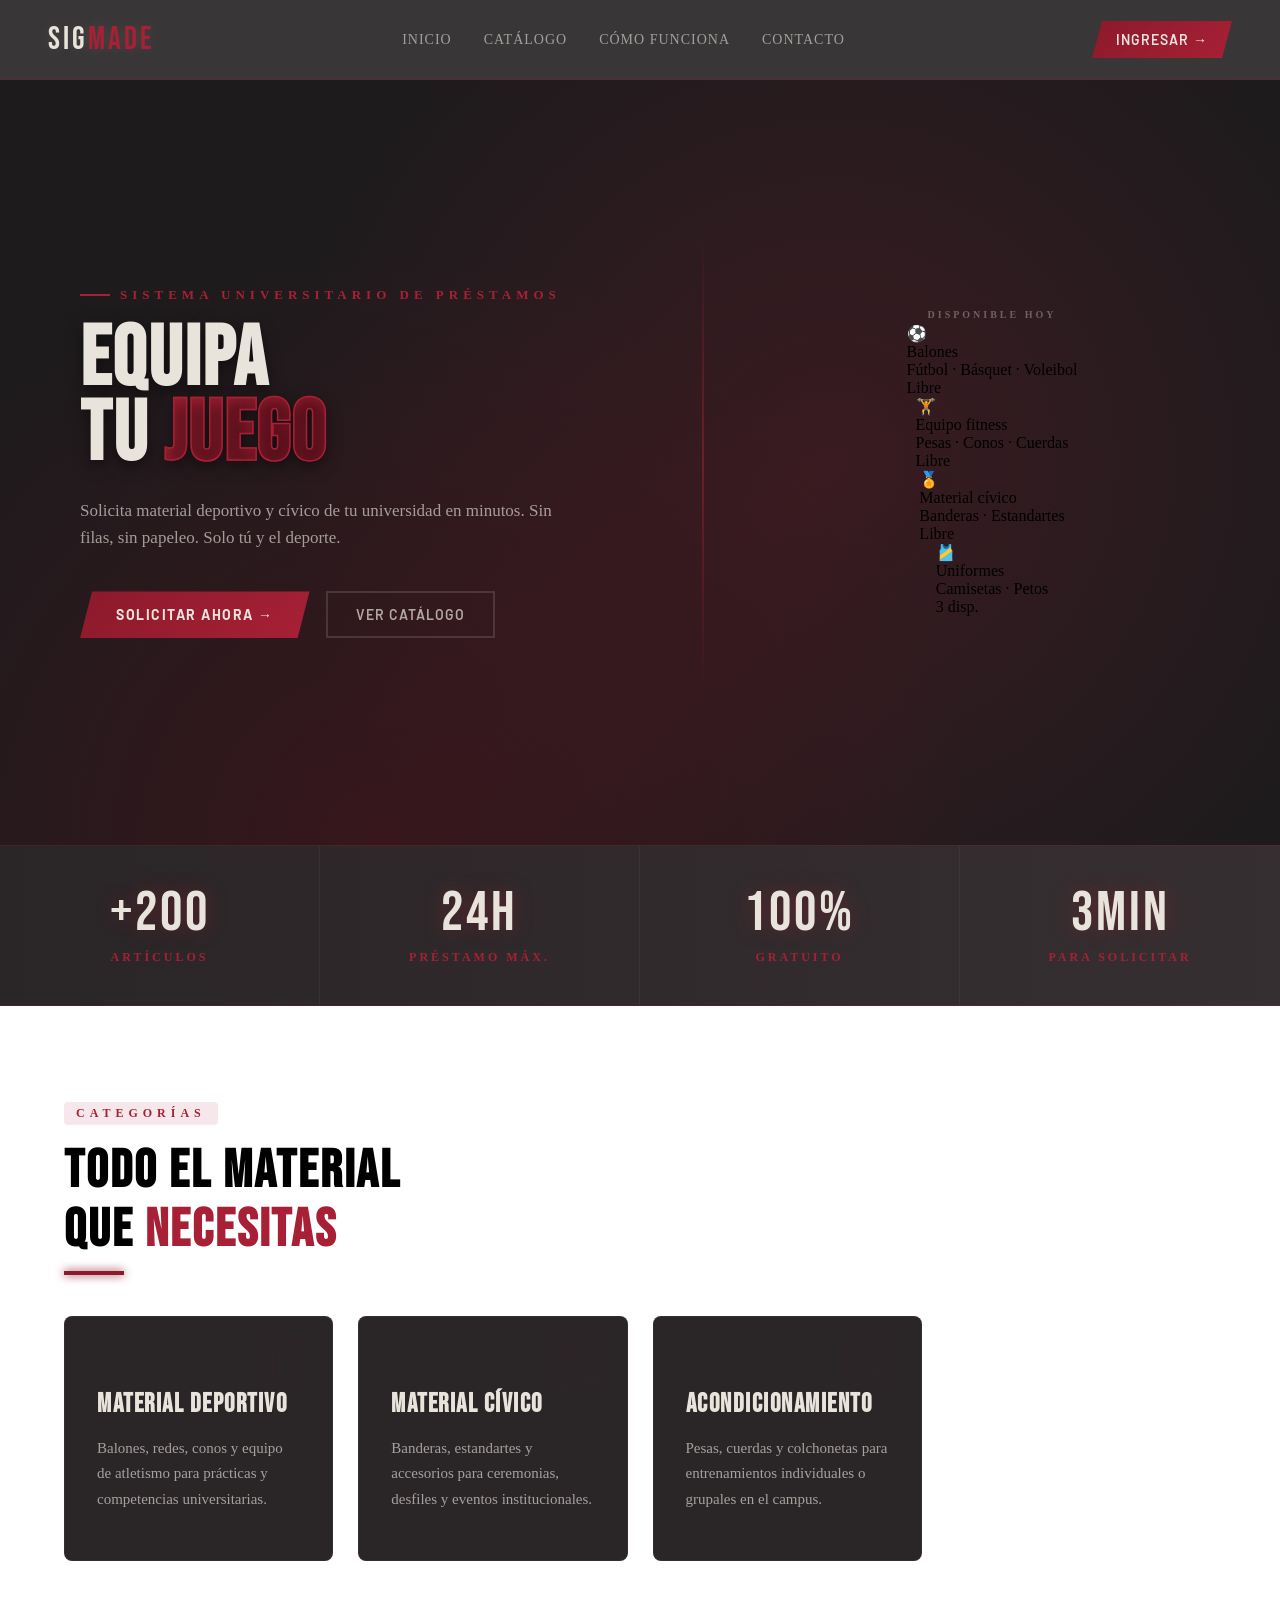
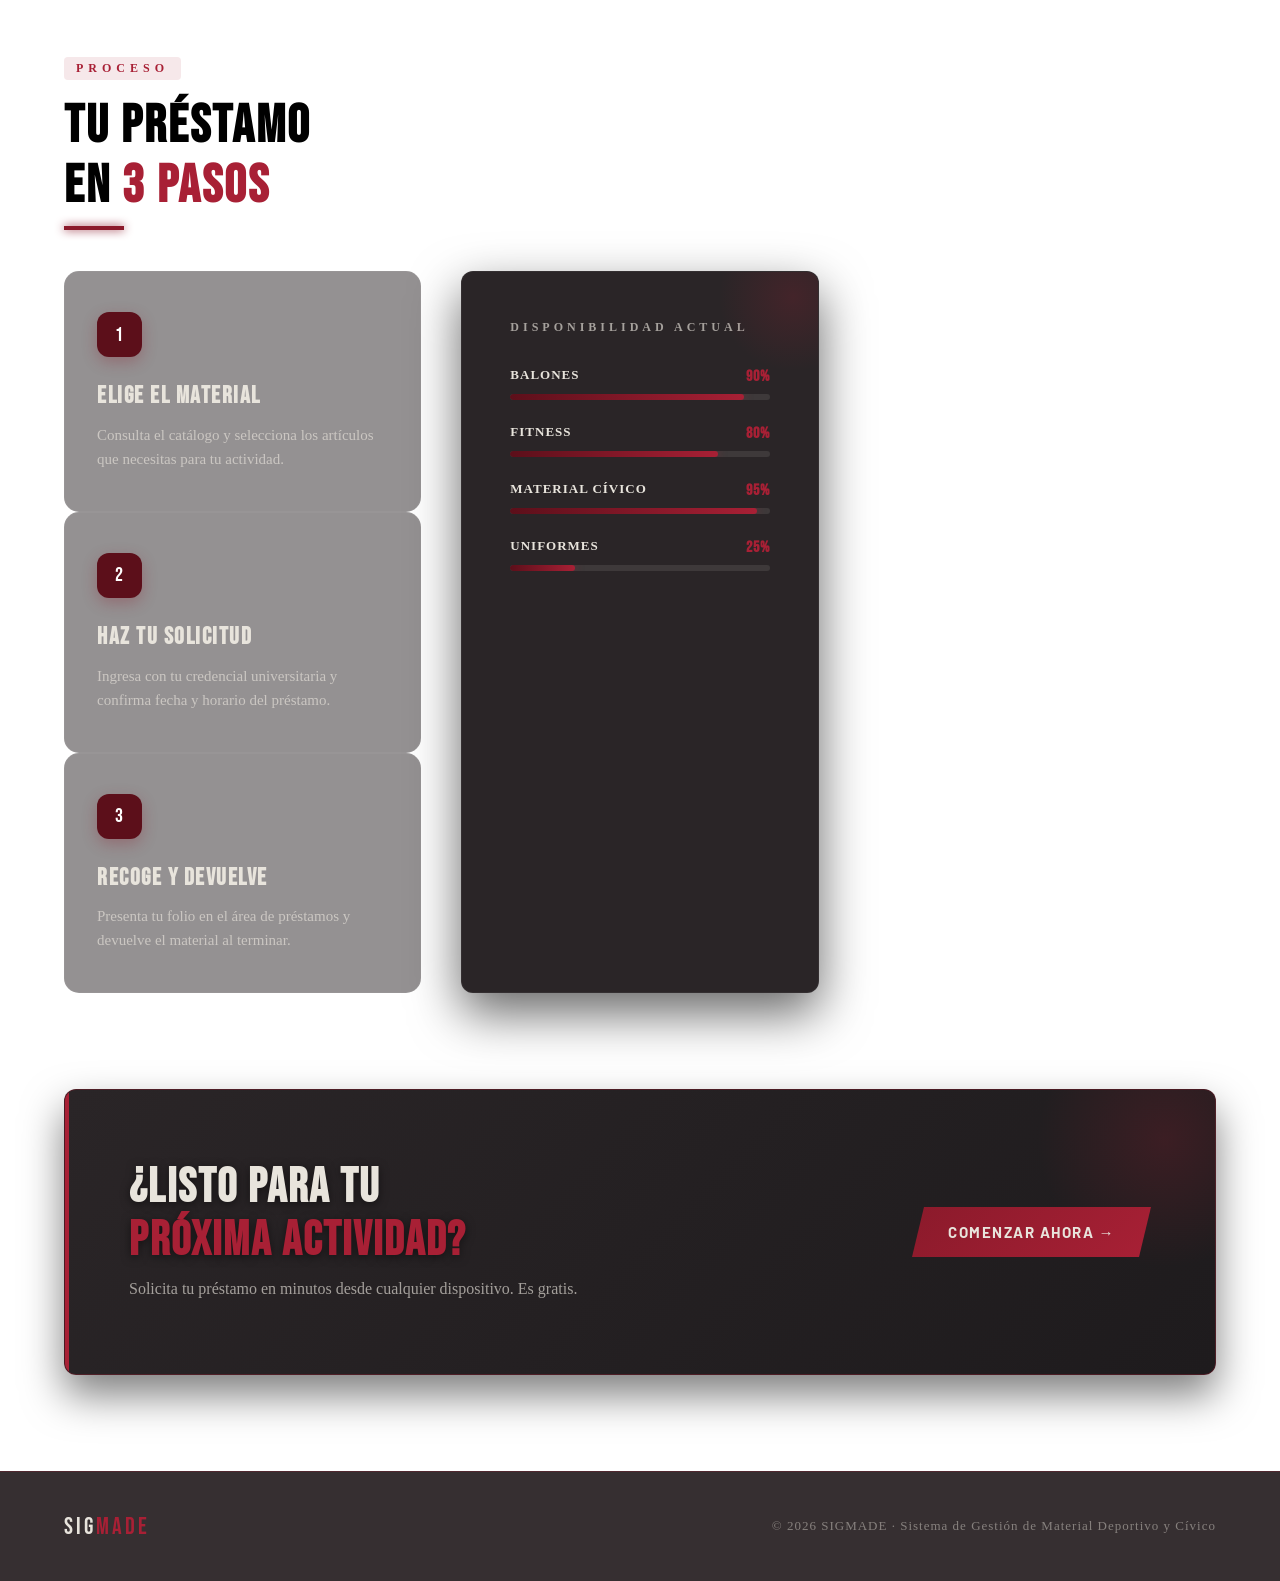
<file: index.html>
<!DOCTYPE html>
<html lang="es">

<head>
    <meta charset="UTF-8">
    <meta name="viewport" content="width=device-width, initial-scale=1.0">
    <title>Document</title>
    <link rel="stylesheet" href="css/cssNuevo.css">
</head>

<body>

</body>

</html>


<div class="sg">

    <nav class="sg-nav">
        <div class="sg-nav-logo">SIG<span>MADE</span></div>
        <div class="sg-nav-links">
            <a href="#">Inicio</a>
            <a href="#">Catálogo</a>
            <a href="#">Cómo funciona</a>
            <a href="#">Contacto</a>
        </div>
        <button class="sg-nav-btn" onclick="sendPrompt('Ingresar a SIGMADE')">Ingresar →</button>
    </nav>

    <section class="sg-hero">
        <div class="sg-hero-bg"></div>
        <div class="sg-hero-left">
            <div class="sg-eyebrow">Sistema universitario de préstamos</div>
            <h1>EQUIPA<br>TU <em>JUEGO</em></h1>
            <p>Solicita material deportivo y cívico de tu universidad en minutos. Sin filas, sin papeleo. Solo tú y el
                deporte.</p>
            <div class="sg-btn-row">
                <button class="sg-btn-p" onclick="sendPrompt('Solicitar préstamo en SIGMADE')">Solicitar ahora
                    →</button>
                <button class="sg-btn-s" onclick="sendPrompt('Ver catálogo SIGMADE')">Ver catálogo</button>
            </div>
        </div>
        <div class="sg-hero-right">
            <div
                style="font-size:10px;font-weight:700;letter-spacing:3px;text-transform:uppercase;color:rgba(232,228,220,0.35);margin-bottom:4px;">
                Disponible hoy</div>
            <div class="sg-item">
                <div class="sg-item-icon">⚽</div>
                <div>
                    <div class="sg-item-name">Balones</div>
                    <div class="sg-item-sub">Fútbol · Básquet · Voleibol</div>
                </div>
                <div class="sg-item-tag ok">Libre</div>
            </div>
            <div class="sg-item">
                <div class="sg-item-icon">🏋️</div>
                <div>
                    <div class="sg-item-name">Equipo fitness</div>
                    <div class="sg-item-sub">Pesas · Conos · Cuerdas</div>
                </div>
                <div class="sg-item-tag ok">Libre</div>
            </div>
            <div class="sg-item">
                <div class="sg-item-icon">🏅</div>
                <div>
                    <div class="sg-item-name">Material cívico</div>
                    <div class="sg-item-sub">Banderas · Estandartes</div>
                </div>
                <div class="sg-item-tag ok">Libre</div>
            </div>
            <div class="sg-item">
                <div class="sg-item-icon">🎽</div>
                <div>
                    <div class="sg-item-name">Uniformes</div>
                    <div class="sg-item-sub">Camisetas · Petos</div>
                </div>
                <div class="sg-item-tag">3 disp.</div>
            </div>
        </div>
    </section>

    <div class="sg-stats">
        <div class="sg-stat">
            <div class="sg-stat-n">+200</div>
            <div class="sg-stat-l">Artículos</div>
        </div>
        <div class="sg-stat">
            <div class="sg-stat-n">24H</div>
            <div class="sg-stat-l">Préstamo máx.</div>
        </div>
        <div class="sg-stat">
            <div class="sg-stat-n">100%</div>
            <div class="sg-stat-l">Gratuito</div>
        </div>
        <div class="sg-stat">
            <div class="sg-stat-n">3MIN</div>
            <div class="sg-stat-l">Para solicitar</div>
        </div>
    </div>

    <section class="sg-section">
        <div class="sg-stag">Categorías</div>
        <h2>TODO EL MATERIAL<br>QUE <em>NECESITAS</em></h2>
        <div class="sg-cards">
            <div class="sg-card">
                <div class="sg-card-num">01</div>
                <h3>Material deportivo</h3>
                <p>Balones, redes, conos y equipo de atletismo para prácticas y competencias universitarias.</p>
            </div>
            <div class="sg-card">
                <div class="sg-card-num">02</div>
                <h3>Material cívico</h3>
                <p>Banderas, estandartes y accesorios para ceremonias, desfiles y eventos institucionales.</p>
            </div>
            <div class="sg-card">
                <div class="sg-card-num">03</div>
                <h3>Acondicionamiento</h3>
                <p>Pesas, cuerdas y colchonetas para entrenamientos individuales o grupales en el campus.</p>
            </div>
        </div>
    </section>

    <section class="sg-section" style="padding-top:0;">
        <div class="sg-stag">Proceso</div>
        <h2>TU PRÉSTAMO<br>EN <em>3 PASOS</em></h2>
        <div class="sg-how">
            <div class="sg-steps">
                <div class="sg-step">
                    <div class="sg-step-num">1</div>
                    <div>
                        <h4>Elige el material</h4>
                        <p>Consulta el catálogo y selecciona los artículos que necesitas para tu actividad.</p>
                    </div>
                </div>
                <div class="sg-step">
                    <div class="sg-step-num">2</div>
                    <div>
                        <h4>Haz tu solicitud</h4>
                        <p>Ingresa con tu credencial universitaria y confirma fecha y horario del préstamo.</p>
                    </div>
                </div>
                <div class="sg-step">
                    <div class="sg-step-num">3</div>
                    <div>
                        <h4>Recoge y devuelve</h4>
                        <p>Presenta tu folio en el área de préstamos y devuelve el material al terminar.</p>
                    </div>
                </div>
            </div>
            <div class="sg-panel">
                <div class="sg-panel-title">Disponibilidad actual</div>
                <div class="sg-prow">
                    <div class="sg-prow-head"><span>Balones</span><span class="sg-pct">90%</span></div>
                    <div class="sg-pbar">
                        <div class="sg-pfill" style="width:90%"></div>
                    </div>
                </div>
                <div class="sg-prow">
                    <div class="sg-prow-head"><span>Fitness</span><span class="sg-pct">80%</span></div>
                    <div class="sg-pbar">
                        <div class="sg-pfill" style="width:80%"></div>
                    </div>
                </div>
                <div class="sg-prow">
                    <div class="sg-prow-head"><span>Material cívico</span><span class="sg-pct">95%</span></div>
                    <div class="sg-pbar">
                        <div class="sg-pfill" style="width:95%"></div>
                    </div>
                </div>
                <div class="sg-prow">
                    <div class="sg-prow-head"><span>Uniformes</span><span class="sg-pct">25%</span></div>
                    <div class="sg-pbar">
                        <div class="sg-pfill" style="width:25%"></div>
                    </div>
                </div>
            </div>
        </div>
    </section>

    <div class="sg-cta">
        <div>
            <h2>¿LISTO PARA TU<br><em>PRÓXIMA ACTIVIDAD?</em></h2>
            <p>Solicita tu préstamo en minutos desde cualquier dispositivo. Es gratis.</p>
        </div>
        <button class="sg-btn-p" style="padding:16px 36px;font-size:15px;white-space:nowrap;"
            onclick="sendPrompt('Registrarme en SIGMADE')">Comenzar ahora →</button>
    </div>

    <footer class="sg-footer">
        <div class="sg-footer-logo">SIG<span>MADE</span></div>
        <div class="sg-footer-copy">© 2026 SIGMADE · Sistema de Gestión de Material Deportivo y Cívico</div>
    </footer>

</div>
</file>
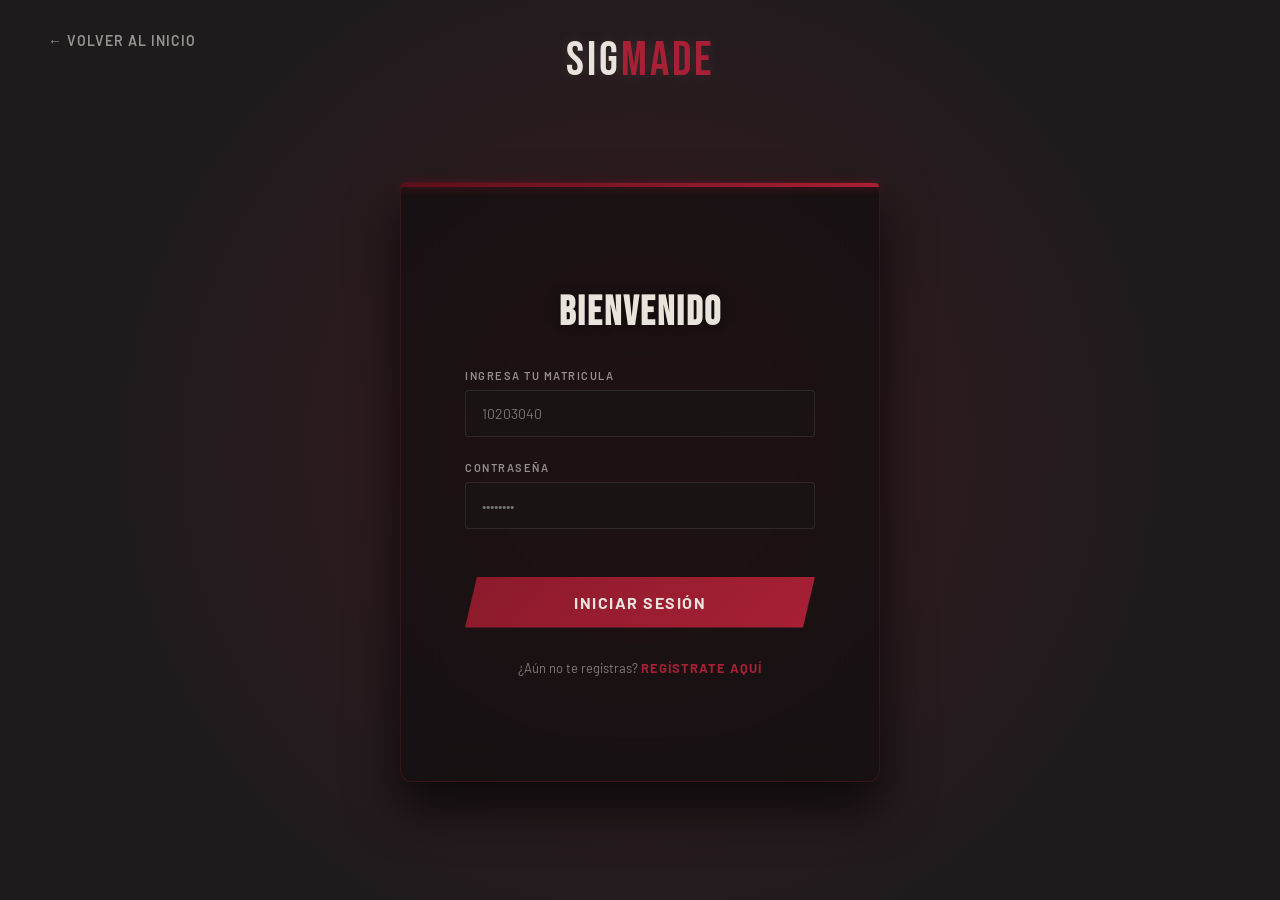
<file: scratch/demo_login.html>
<!DOCTYPE html>
<html lang="es">
<head>
    <meta charset="UTF-8">
    <meta name="viewport" content="width=device-width, initial-scale=1.0">
    <link rel="icon" type="image/png" href="../css/logoSigmade.png">
    <title>SIGMADE - Acceso y Registro</title>
    <link rel="stylesheet" href="../css/cssNuevo.css">
    <link href="https://fonts.googleapis.com/css2?family=Barlow:wght@300;400;500;600;700&family=Bebas+Neue&display=swap" rel="stylesheet">
    <style>
        /* Specific Styles for Premium Login Flip Card */
        body.sg-login-page {
            display: flex;
            align-items: center;
            justify-content: center;
            min-height: 100vh;
            background: var(--dark);
            position: relative;
            overflow: hidden;
            flex-direction: column;
        }

        .sg-login-bg {
            position: absolute;
            inset: 0;
            background: radial-gradient(circle at 50% 50%, rgba(139, 26, 43, 0.25) 0%, var(--dark) 70%);
            z-index: 0;
            animation: pulseGlow 6s infinite alternate;
        }

        .sg-nav-login {
            position: absolute;
            top: 2rem;
            width: 100%;
            display: flex;
            justify-content: center;
            z-index: 10;
            gap: 2rem;
            align-items: center;
        }

        .sg-nav-login .sg-nav-logo {
            font-size: 48px;
        }

        /* Navigating away */
        .sg-back-btn {
            position: absolute;
            top: 2rem;
            left: 3rem;
            color: rgba(232, 228, 220, 0.6);
            text-decoration: none;
            font-size: 14px;
            font-weight: 600;
            text-transform: uppercase;
            letter-spacing: 1px;
            display: flex;
            align-items: center;
            gap: 8px;
            transition: color 0.3s ease;
            z-index: 10;
        }

        .sg-back-btn:hover {
            color: var(--crimson-light);
        }

        .sg-card-wrapper {
            position: relative;
            width: 480px;
            height: 600px;
            perspective: 1500px;
            z-index: 1;
            margin-top: 4rem;
        }

        #flip-toggle {
            display: none;
        }

        .sg-flip-card-inner {
            position: absolute;
            width: 100%;
            height: 100%;
            text-align: center;
            transition: transform 0.8s cubic-bezier(0.175, 0.885, 0.32, 1.275);
            transform-style: preserve-3d;
        }

        #flip-toggle:checked ~ .sg-card-wrapper .sg-flip-card-inner {
            transform: rotateY(180deg);
        }

        .sg-flip-front, .sg-flip-back {
            position: absolute;
            width: 100%;
            height: 100%;
            -webkit-backface-visibility: hidden;
            backface-visibility: hidden;
            background: rgba(14, 12, 12, 0.6);
            backdrop-filter: blur(20px);
            -webkit-backdrop-filter: blur(20px);
            border: 1px solid rgba(139, 26, 43, 0.3);
            border-radius: 12px;
            padding: 3rem 4rem;
            box-shadow: 0 25px 50px rgba(0,0,0,0.7);
            display: flex;
            flex-direction: column;
            justify-content: center;
        }

        .sg-flip-back {
            transform: rotateY(180deg);
            padding: 2.5rem 3rem;
        }

        .sg-flip-front::before, .sg-flip-back::before {
            content: '';
            position: absolute;
            top: 0;
            left: 0;
            width: 100%;
            height: 4px;
            background: linear-gradient(90deg, var(--crimson-dark), var(--crimson-light));
            border-radius: 12px 12px 0 0;
            box-shadow: 0 0 10px rgba(168, 32, 53, 0.5);
        }

        .sg-form-title {
            font-family: 'Bebas Neue', sans-serif;
            font-size: 40px;
            letter-spacing: 2px;
            color: var(--off-white);
            margin-bottom: 2rem;
            text-shadow: 0 0 10px rgba(0,0,0, 0.5);
        }

        .sg-form-group {
            margin-bottom: 1.5rem;
            text-align: left;
        }

        .sg-form-group label {
            display: block;
            font-size: 11px;
            font-weight: 600;
            letter-spacing: 1.5px;
            text-transform: uppercase;
            color: rgba(232, 228, 220, 0.6);
            margin-bottom: 0.5rem;
        }

        .sg-form-group input, .sg-form-group select {
            width: 100%;
            background: rgba(26, 21, 21, 0.8);
            border: 1px solid rgba(232, 228, 220, 0.1);
            color: var(--off-white);
            padding: 14px 16px;
            font-family: 'Barlow', sans-serif;
            font-size: 14px;
            border-radius: 4px;
            outline: none;
            transition: all 0.3s ease;
        }

        .sg-form-group input:focus, .sg-form-group select:focus {
            border-color: var(--crimson-light);
            box-shadow: 0 0 15px rgba(168, 32, 53, 0.4);
            background: rgba(0, 0, 0, 0.9);
        }

        .sg-form-row {
            display: flex;
            gap: 15px;
        }

        .sg-form-row .sg-form-group {
            flex: 1;
        }

        .sg-scroll-form {
            max-height: 380px;
            overflow-y: auto;
            padding-right: 15px;
        }
        
        .sg-scroll-form::-webkit-scrollbar {
            width: 6px;
        }
        .sg-scroll-form::-webkit-scrollbar-track {
            background: rgba(0,0,0,0.2); 
            border-radius: 4px;
        }
        .sg-scroll-form::-webkit-scrollbar-thumb {
            background: var(--crimson-dark); 
            border-radius: 4px;
        }
        .sg-scroll-form::-webkit-scrollbar-thumb:hover {
            background: var(--crimson); 
        }

        .btn-submit-full {
            width: 100%;
            margin-top: 1.5rem;
            font-size: 16px;
            padding: 16px;
        }

        .sg-switch-text {
            margin-top: 2rem;
            font-size: 13px;
            color: rgba(232, 228, 220, 0.5);
        }

        .sg-switch-text label {
            color: var(--crimson-light);
            font-weight: 700;
            cursor: pointer;
            text-transform: uppercase;
            letter-spacing: 1px;
            transition: text-shadow 0.3s ease, color 0.3s ease;
        }

        .sg-switch-text label:hover {
            color: var(--off-white);
            text-shadow: 0 0 10px var(--crimson-light);
        }
    </style>
</head>
<body class="sg sg-login-page">

    <div class="sg-login-bg"></div>

    <a href="demo_index.html" class="sg-back-btn">← Volver al Inicio</a>

    <nav class="sg-nav-login">
        <div class="sg-nav-logo">SIG<span>MADE</span></div>
    </nav>

    <input type="checkbox" id="flip-toggle">

    <main class="sg-card-wrapper">
        <div class="sg-flip-card-inner">
            
            <!-- CONTENEDOR DE INICIAR SESIÓN -->
            <section class="sg-flip-front">
                <h2 class="sg-form-title">Bienvenido</h2>
                <form action="#" method="post" id="formLogin" onsubmit="event.preventDefault();">
                    <div class="sg-form-group">
                        <label for="loginMatri">Ingresa tu Matricula</label>
                        <input type="text" id="loginMatri" name="email" placeholder="10203040" required />
                    </div>

                    <div class="sg-form-group">
                        <label for="loginPassword">Contraseña</label>
                        <input type="password" id="loginPassword" name="password" placeholder="••••••••" required />
                    </div>
                    
                    <button id="login" type="submit" class="sg-btn-p btn-submit-full">Iniciar Sesión</button>
                </form>
                <div class="sg-switch-text">
                    ¿Aún no te registras? <label for="flip-toggle">Regístrate aquí</label>
                </div>
            </section>

            <!-- CONTENEDOR DE REGISTRO -->
            <section class="sg-flip-back">
                <h2 class="sg-form-title">Registro</h2>
                <form id="formUsuarios" onsubmit="event.preventDefault();">
                    <div class="sg-scroll-form">
                        <div class="sg-form-group">
                            <label for="rol">Tipo de usuario</label>
                            <select id="rol" name="rol" required>
                                <option value="">Selecciona</option>
                                <option value="Alumno">Alumno</option>
                                <option value="Docente">Entrenador</option>
                                <option value="Admin">Administrador</option>
                            </select>
                        </div>
                        
                        <div class="sg-form-row">
                            <div class="sg-form-group">
                                <label for="nombre">Nombre(s)</label>
                                <input type="text" id="nombre" name="nombre" placeholder="Escribe tu nombre" required />
                            </div>
                            <div class="sg-form-group">
                                <label for="apellidos">Apellidos</label>
                                <input type="text" id="apellidos" name="apellidos" placeholder="Escribe tus apellidos" required />
                            </div>
                        </div>

                        <div class="sg-form-group">
                            <label for="iden">Matrícula o ID</label>
                            <input type="text" id="iden" name="iden" placeholder="Matricula/Número de trabajador" required />
                        </div>

                        <div class="sg-form-group">
                            <label for="correo">Correo electrónico</label>
                            <input type="email" id="correo" name="email" placeholder="correo@utm.mx" required />
                        </div>

                        <div class="sg-form-group">
                            <label for="passwordUs">Contraseña</label>
                            <input type="password" id="passwordUs" name="password" placeholder="Crea una contraseña" required />
                        </div>
                    </div>

                    <button id="Registrar" type="submit" class="sg-btn-p btn-submit-full">Realizar registro</button>
                </form>
                <div class="sg-switch-text">
                    ¿Ya tienes cuenta? <label for="flip-toggle">Inicia sesión</label>
                </div>
            </section>

        </div>
    </main>

</body>
</html>
</file>
<file: css/cssNuevo.css>
@import url('https://fonts.googleapis.com/css2?family=Barlow:wght@300;400;500;600;700&family=Bebas+Neue&display=swap');

:root {
    /* Dynamic Theme RGB Variables */
    --bg-primary-rgb: 30, 27, 29;
    --bg-secondary-rgb: 42, 37, 39;
    --bg-tertiary-rgb: 54, 47, 49;
    --text-primary-rgb: 232, 228, 220;

    --crimson: #8B1A2B;
    --crimson-light: #A82035;
    --crimson-glow: rgba(168, 32, 53, 0.4);
    --crimson-dark: #5C0F1A;
    --off-white: rgb(var(--text-primary-rgb));
    --dark: rgb(var(--bg-primary-rgb));
    --dark2: rgb(var(--bg-secondary-rgb));
    --dark3: rgb(var(--bg-tertiary-rgb));
    
    /* Semantic Colors */
    --color-background-primary: var(--dark);
    --color-text-primary: var(--off-white);
    --color-text-secondary: rgba(var(--text-primary-rgb), 0.65);
}

:root[data-theme="light"] {
    --bg-primary-rgb: 238, 237, 237;   /* #EEEDDD — gris plata casi blanco */
    --bg-secondary-rgb: 248, 247, 247; /* #F8F7F7 — tarjetas/paneles muy claros */
    --bg-tertiary-rgb: 225, 223, 223;  /* #E1DFDF — profundidades */
    --text-primary-rgb: 35, 31, 33;    /* texto oscuro con buen contraste */
    --crimson-glow: rgba(168, 32, 53, 0.12);
}

/* Base Styles & Reset */
* {
    margin: 0;
    padding: 0;
    box-sizing: border-box;
}

body.sg {
    font-family: 'Barlow', sans-serif;
    color: var(--color-text-primary);
    background: var(--color-background-primary);
    overflow-x: hidden;
}

/* Animations */
@keyframes fadeInUp {
    from {
        opacity: 0;
        transform: translateY(20px);
    }
    to {
        opacity: 1;
        transform: translateY(0);
    }
}

@keyframes pulseGlow {
    0% { box-shadow: 0 0 10px var(--crimson-glow); }
    50% { box-shadow: 0 0 20px var(--crimson-glow), 0 0 40px rgba(92, 15, 26, 0.5); }
    100% { box-shadow: 0 0 10px var(--crimson-glow); }
}

@keyframes backgroundDrift {
    0% { background-position: 0% 50%; }
    50% { background-position: 100% 50%; }
    100% { background-position: 0% 50%; }
}

/* NAV */
.sg-nav {
    display: flex;
    justify-content: space-between;
    align-items: center;
    padding: 1.25rem 3rem;
    background: rgba(var(--bg-primary-rgb), 0.88);
    backdrop-filter: blur(12px);
    -webkit-backdrop-filter: blur(12px);
    border-bottom: 1px solid rgba(139, 26, 43, 0.4);
    position: sticky;
    top: 0;
    z-index: 100;
    transition: background 0.3s ease, border-color 0.3s ease;
}

.sg-nav:hover {
    border-bottom: 1px solid var(--crimson);
}

.sg-nav-logo {
    font-family: 'Bebas Neue', sans-serif;
    font-size: 32px;
    letter-spacing: 3px;
    color: var(--off-white);
    text-transform: uppercase;
    text-shadow: 0 0 15px rgba(var(--text-primary-rgb), 0.1);
}

.sg-nav-logo span {
    color: var(--crimson-light);
}

.sg-nav-links {
    display: flex;
    gap: 2rem;
}

.sg-nav-links a {
    font-size: 14px;
    font-weight: 500;
    color: rgba(var(--text-primary-rgb), 0.6);
    text-decoration: none;
    letter-spacing: 1px;
    text-transform: uppercase;
    padding: 0.5rem 0;
    position: relative;
    transition: color 0.3s ease;
}

.sg-nav-links a::after {
    content: '';
    position: absolute;
    bottom: 0;
    left: 0;
    width: 0%;
    height: 2px;
    background: var(--crimson-light);
    transition: width 0.3s ease;
}

.sg-nav-links a:hover {
    color: var(--off-white);
}

.sg-nav-links a:hover::after {
    width: 100%;
}

.sg-nav-btn {
    font-family: 'Barlow', sans-serif;
    font-size: 14px;
    font-weight: 600;
    background: linear-gradient(135deg, var(--crimson) 0%, var(--crimson-light) 100%);
    color: var(--off-white);
    border: none;
    padding: 10px 24px;
    cursor: pointer;
    letter-spacing: 1px;
    text-transform: uppercase;
    clip-path: polygon(10px 0%, 100% 0%, calc(100% - 10px) 100%, 0% 100%);
    transition: transform 0.2s ease, filter 0.2s ease;
}

.sg-nav-btn:hover {
    transform: translateY(-2px);
    filter: brightness(1.1);
}

/* HERO */
.sg-hero {
    background: var(--dark);
    display: grid;
    grid-template-columns: 1.1fr 0.9fr;
    min-height: 85vh; /* Larger hero for impact */
    position: relative;
    overflow: hidden;
}

.sg-hero-bg {
    position: absolute;
    inset: 0;
    background: radial-gradient(circle at 65% 50%, rgba(139, 26, 43, 0.25) 0%, transparent 60%),
                radial-gradient(circle at 30% 100%, rgba(92, 15, 26, 0.4) 0%, transparent 50%);
    pointer-events: none;
    animation: fadeInUp 1.5s ease-out;
}

.sg-hero-left {
    padding: 6rem 3rem 6rem 5rem;
    display: flex;
    flex-direction: column;
    justify-content: center;
    position: relative;
    z-index: 1;
    animation: fadeInUp 1s ease-out;
}

.sg-hero-left::after {
    content: '';
    position: absolute;
    right: 0;
    top: 20%;
    bottom: 20%;
    width: 2px;
    background: linear-gradient(to bottom, transparent, var(--crimson-light), transparent);
    opacity: 0.5;
}

.sg-eyebrow {
    font-size: 13px;
    font-weight: 700;
    letter-spacing: 5px;
    text-transform: uppercase;
    color: var(--crimson-light);
    margin-bottom: 1.2rem;
    display: flex;
    align-items: center;
    gap: 10px;
}

.sg-eyebrow::before {
    content: '';
    width: 30px;
    height: 2px;
    background: var(--crimson-light);
}

.sg-hero h1 {
    font-family: 'Bebas Neue', sans-serif;
    font-size: 84px;
    line-height: 0.9;
    color: var(--off-white);
    margin: 0 0 1.5rem;
    letter-spacing: 2px;
    text-shadow: 0 5px 15px rgba(0,0,0,0.5);
}

.sg-hero h1 em {
    font-style: normal;
    color: transparent;
    -webkit-text-stroke: 1.5px var(--crimson-light);
    background: linear-gradient(to right, var(--crimson-light), var(--crimson));
    -webkit-background-clip: text;
    background-clip: text;
    transition: all 0.3s ease;
}

.sg-hero h1 em:hover {
    color: var(--crimson-light);
    -webkit-text-stroke: 0px;
}

.sg-hero p {
    font-size: 17px;
    color: var(--color-text-secondary);
    line-height: 1.6;
    max-width: 480px;
    margin: 0 0 2.5rem;
    font-weight: 400;
}

.sg-btn-row {
    display: flex;
    gap: 16px;
    align-items: center;
}

.sg-btn-p {
    font-family: 'Barlow', sans-serif;
    font-size: 14px;
    font-weight: 700;
    background: linear-gradient(135deg, var(--crimson) 0%, var(--crimson-light) 100%);
    color: var(--off-white);
    border: none;
    padding: 15px 36px;
    cursor: pointer;
    letter-spacing: 1.5px;
    text-transform: uppercase;
    clip-path: polygon(12px 0%, 100% 0%, calc(100% - 12px) 100%, 0% 100%);
    transition: transform 0.3s ease, filter 0.3s ease;
    animation: pulseGlow 3s infinite;
}

.sg-btn-p:hover {
    transform: translateY(-3px) scale(1.02);
    filter: brightness(1.2);
}

.sg-btn-s {
    font-family: 'Barlow', sans-serif;
    font-size: 14px;
    font-weight: 600;
    background: transparent;
    border: 2px solid rgba(232, 228, 220, 0.15);
    color: rgba(232, 228, 220, 0.7);
    padding: 13px 28px;
    cursor: pointer;
    letter-spacing: 1px;
    text-transform: uppercase;
    transition: all 0.3s ease;
    position: relative;
    overflow: hidden;
}

.sg-btn-s::before {
    content: '';
    position: absolute;
    top: 0; left: 0; width: 0%; height: 100%;
    background: rgba(232, 228, 220, 0.05);
    transition: width 0.3s ease;
    z-index: -1;
}

.sg-btn-s:hover::before {
    width: 100%;
}

.sg-btn-s:hover {
    border-color: var(--crimson-light);
    color: var(--off-white);
}

/* Modernized Panel Items in Hero Right */
.sg-hero-right {
    display: flex;
    flex-direction: column;
    justify-content: center;
    align-items: center;
    padding: 3rem 4rem;
    position: relative;
    z-index: 1;
    animation: fadeInUp 1.2s ease-out;
}

/* Hero Info Panel (Maps & Weather) */
.sg-hero-info {
    display: flex;
    flex-direction: column;
    gap: 1.5rem;
    width: 100%;
    max-width: 450px;
    animation: fadeInUp 1.2s ease-out;
}

.sg-info-card {
    background: rgba(var(--bg-secondary-rgb), 0.6);
    backdrop-filter: blur(20px);
    -webkit-backdrop-filter: blur(20px);
    border: 1px solid rgba(var(--text-primary-rgb), 0.1);
    border-radius: 20px;
    padding: 1.5rem;
    position: relative;
    overflow: hidden;
    transition: transform 0.3s ease, border-color 0.3s ease;
}

.sg-info-card:hover {
    border-color: rgba(139, 26, 43, 0.3);
}

/* Weather Widget */
.sg-weather-main {
    display: flex;
    align-items: center;
    gap: 10px;
}

#temp {
    font-family: 'Bebas Neue', sans-serif;
    font-size: 42px;
    color: var(--off-white);
}

.sg-weather-details {
    display: flex;
    flex-direction: column;
}

#weather-desc {
    font-size: 14px;
    font-weight: 700;
    color: var(--off-white);
}

#weather-rec {
    font-size: 12px;
    color: var(--crimson-light);
    font-weight: 600;
}

.pulse {
    animation: pulseGlow 2s infinite;
}

/* Location & Map */
.sg-location-text {
    margin-bottom: 1.2rem;
}

.sg-info-item {
    display: flex;
    align-items: center;
    gap: 12px;
    margin-bottom: 8px;
    color: var(--color-text-secondary);
    font-size: 14px;
    font-weight: 500;
}

.sg-info-item i {
    color: var(--crimson-light);
    width: 18px;
}

.sg-map-container {
    height: 180px;
    width: 100%;
    border-radius: 12px;
    border: 1px solid rgba(255,255,255,0.1);
    z-index: 5;
}

/* Info Actions */
.sg-info-actions {
    display: grid;
    grid-template-columns: 1fr 1fr;
    gap: 1rem;
}

.sg-btn-info {
    display: flex;
    align-items: center;
    justify-content: center;
    gap: 10px;
    padding: 12px;
    border-radius: 12px;
    text-decoration: none;
    font-size: 14px;
    font-weight: 700;
    transition: all 0.3s ease;
    border: 1px solid transparent;
}

.wa {
    background: rgba(37, 211, 102, 0.1);
    color: #25D366;
    border-color: rgba(37, 211, 102, 0.2);
}

.wa:hover {
    background: #25D366;
    color: white;
}

.mail {
    background: rgba(139, 26, 43, 0.1);
    color: var(--crimson-light);
    border-color: rgba(139, 26, 43, 0.2);
}

.mail:hover {
    background: var(--crimson-light);
    color: white;
}

/* STATS */
.sg-stats {
    display: grid;
    grid-template-columns: repeat(4, 1fr);
    background: linear-gradient(to right, var(--dark2), var(--dark3));
    border-top: 1px solid rgba(139, 26, 43, 0.3);
    border-bottom: 1px solid rgba(139, 26, 43, 0.3);
    position: relative;
    z-index: 10;
}

.sg-stat {
    padding: 2.5rem 1.5rem;
    text-align: center;
    border-right: 1px solid rgba(232, 228, 220, 0.05);
    transition: background 0.3s ease;
}

.sg-stat:hover {
    background: rgba(139, 26, 43, 0.05);
}

.sg-stat:last-child {
    border-right: none;
}

.sg-stat-n {
    font-family: 'Bebas Neue', sans-serif;
    font-size: 56px;
    color: var(--off-white);
    letter-spacing: 3px;
    line-height: 1;
    text-shadow: 0 0 20px rgba(168, 32, 53, 0.4);
}

.sg-stat-l {
    font-size: 12px;
    font-weight: 600;
    letter-spacing: 3px;
    text-transform: uppercase;
    color: var(--crimson-light);
    margin-top: 8px;
}

/* SECTIONS */
.sg-section {
    padding: 6rem 4rem;
    max-width: 1400px;
    margin: 0 auto;
}

.sg-stag {
    font-size: 12px;
    font-weight: 700;
    letter-spacing: 5px;
    text-transform: uppercase;
    color: var(--crimson-light);
    margin-bottom: 1rem;
    display: inline-block;
    padding: 4px 12px;
    background: rgba(168, 32, 53, 0.1);
    border-radius: 4px;
}

.sg-section h2 {
    font-family: 'Bebas Neue', sans-serif;
    font-size: 54px;
    letter-spacing: 2px;
    margin: 0 0 3.5rem;
    line-height: 1.1;
    position: relative;
}

.sg-section h2 em {
    font-style: normal;
    color: var(--crimson-light);
}

.sg-section h2::after {
    content: '';
    position: absolute;
    bottom: -15px;
    left: 0;
    width: 60px;
    height: 4px;
    background: var(--crimson);
    box-shadow: 0 0 10px var(--crimson);
}

.sg-cards {
    display: grid;
    grid-template-columns: repeat(4, 1fr);
    gap: 25px;
    background: transparent;
    border: none;
}

.sg-card-icon {
    width: 50px;
    height: 50px;
    background: rgba(139, 26, 43, 0.1);
    border-radius: 12px;
    display: flex;
    align-items: center;
    justify-content: center;
    color: var(--crimson-light);
    margin-bottom: 20px;
    transition: all 0.3s ease;
}

.sg-card:hover .sg-card-icon {
    background: var(--crimson-light);
    color: white;
    transform: rotate(10deg);
}

.sg-card {
    background: var(--dark2);
    padding: 3rem 2rem;
    border-radius: 8px;
    border: 1px solid rgba(232, 228, 220, 0.05);
    position: relative;
    overflow: hidden;
    transition: transform 0.4s cubic-bezier(0.175, 0.885, 0.32, 1.275), box-shadow 0.4s ease;
    z-index: 1;
}

.sg-card::before {
    content: '';
    position: absolute;
    top: 0;
    left: 0;
    width: 100%;
    height: 4px;
    background: linear-gradient(90deg, var(--crimson-dark), var(--crimson-light));
    transform: scaleX(0);
    transform-origin: left;
    transition: transform 0.4s ease;
}

.sg-card:hover {
    transform: translateY(-10px);
    box-shadow: 0 20px 40px rgba(0,0,0,0.5);
    border-color: rgba(139, 26, 43, 0.3);
}

.sg-card:hover::before {
    transform: scaleX(1);
}

.sg-card-num {
    font-family: 'Bebas Neue', sans-serif;
    font-size: 64px;
    color: transparent;
    -webkit-text-stroke: 1px rgba(139, 26, 43, 0.1);
    position: absolute;
    top: 1rem;
    right: 1.5rem;
    line-height: 1;
    z-index: -1;
    transition: all 0.4s ease;
}

.sg-card:hover .sg-card-num {
    -webkit-text-stroke: 1px var(--crimson-light);
    transform: scale(1.1) rotate(5deg);
}

.sg-card h3 {
    font-family: 'Bebas Neue', sans-serif;
    font-size: 26px;
    letter-spacing: 1.5px;
    margin: 1.5rem 0 1rem;
    color: var(--off-white);
}

.sg-card p {
    font-size: 15px;
    color: var(--color-text-secondary);
    line-height: 1.7;
    margin: 0;
}

/* HOW IT WORKS */
.sg-how {
    display: grid;
    grid-template-columns: repeat(3, 1fr);
    gap: 2.5rem;
    align-items: stretch;
}

.sg-step {
    display: flex;
    flex-direction: column;
    gap: 1.5rem;
    padding: 2.5rem 2rem;
    background: rgba(var(--bg-secondary-rgb), 0.5);
    border-radius: 15px;
    border: 1px solid rgba(var(--text-primary-rgb), 0.05);
    transition: all 0.4s cubic-bezier(0.165, 0.84, 0.44, 1);
    position: relative;
    overflow: hidden;
}

.sg-step:hover {
    background: rgba(var(--bg-tertiary-rgb), 0.8);
    border-color: rgba(139, 26, 43, 0.2);
    transform: translateY(-8px);
    box-shadow: 0 15px 30px rgba(0,0,0,0.2);
}

.sg-step::after {
    content: '';
    position: absolute;
    bottom: 0; left: 0; width: 100%; height: 3px;
    background: var(--crimson-light);
    transform: scaleX(0);
    transition: transform 0.4s ease;
}

.sg-step:hover::after {
    transform: scaleX(1);
}

.sg-step-num {
    font-family: 'Bebas Neue', sans-serif;
    font-size: 20px;
    background: var(--crimson-dark);
    color: white;
    width: 45px;
    height: 45px;
    border-radius: 12px;
    display: flex;
    align-items: center;
    justify-content: center;
    flex-shrink: 0;
    letter-spacing: 1px;
    box-shadow: 0 5px 15px rgba(139, 26, 43, 0.3);
    transition: all 0.3s ease;
}

.sg-step:hover .sg-step-num {
    background: var(--crimson-light);
    transform: scale(1.1);
}

.sg-step h4 {
    font-family: 'Bebas Neue', sans-serif;
    font-size: 24px;
    letter-spacing: 1.5px;
    margin: 0 0 0.8rem;
    color: var(--off-white);
}

.sg-step p {
    font-size: 15px;
    color: var(--color-text-secondary);
    line-height: 1.6;
    margin: 0;
}

.sg-panel {
    background: var(--dark2);
    padding: 3rem;
    border-radius: 12px;
    border: 1px solid rgba(232, 228, 220, 0.05);
    box-shadow: 0 20px 50px rgba(0,0,0,0.6);
    position: relative;
    overflow: hidden;
}

.sg-panel::before {
    content: '';
    position: absolute;
    top: -50px;
    right: -50px;
    width: 150px;
    height: 150px;
    background: radial-gradient(circle, rgba(168, 32, 53, 0.2) 0%, transparent 70%);
}

.sg-panel-title {
    font-size: 12px;
    font-weight: 700;
    letter-spacing: 4px;
    text-transform: uppercase;
    color: var(--color-text-secondary);
    margin-bottom: 2rem;
    display: block;
}

.sg-prow {
    margin-bottom: 1.5rem;
}

.sg-prow-head {
    display: flex;
    justify-content: space-between;
    font-size: 13px;
    font-weight: 600;
    color: var(--off-white);
    margin-bottom: 8px;
    letter-spacing: 1px;
    text-transform: uppercase;
}

.sg-pbar {
    height: 6px;
    background: rgba(232, 228, 220, 0.1);
    border-radius: 3px;
    overflow: hidden;
}

.sg-pfill {
    height: 100%;
    background: linear-gradient(90deg, var(--crimson-dark), var(--crimson-light));
    border-radius: 3px;
    box-shadow: 0 0 10px rgba(168, 32, 53, 0.5);
    animation: fillBar 1.5s ease-out forwards;
}

@keyframes fillBar {
    from { transform: translateX(-100%); }
    to { transform: translateX(0); }
}

.sg-pct {
    color: var(--crimson-light);
    font-family: 'Bebas Neue', sans-serif;
    font-size: 16px;
    letter-spacing: 1px;
}

/* CTA */
.sg-cta {
    margin: 0 4rem 6rem;
    background: linear-gradient(135deg, var(--dark2) 0%, var(--dark) 100%);
    border: 1px solid rgba(139, 26, 43, 0.4);
    border-radius: 12px;
    padding: 4.5rem 4rem;
    display: flex;
    justify-content: space-between;
    align-items: center;
    gap: 3rem;
    position: relative;
    overflow: hidden;
    box-shadow: 0 20px 40px rgba(0,0,0,0.5);
}

.sg-cta::before {
    content: '';
    position: absolute;
    right: -100px;
    top: -100px;
    width: 300px;
    height: 300px;
    border-radius: 50%;
    background: radial-gradient(circle, rgba(168, 32, 53, 0.2) 0%, transparent 60%);
    animation: pulseGlow 6s infinite alternate;
}

.sg-cta::after {
    content: '';
    position: absolute;
    left: 0;
    top: 0;
    width: 4px;
    height: 100%;
    background: var(--crimson-light);
}

.sg-cta-content {
    position: relative;
    z-index: 2;
}

.sg-cta h2 {
    font-family: 'Bebas Neue', sans-serif;
    font-size: 48px;
    letter-spacing: 2px;
    color: var(--off-white);
    margin: 0 0 0.5rem;
    line-height: 1.1;
    text-shadow: 0 2px 10px rgba(0,0,0,0.5);
}

.sg-cta h2 em {
    font-style: normal;
    color: var(--crimson-light);
}

.sg-cta p {
    font-size: 16px;
    color: var(--color-text-secondary);
    margin: 0;
    max-width: 500px;
    line-height: 1.6;
}

.sg-cta .sg-btn-p {
    position: relative;
    z-index: 2;
    padding: 18px 42px;
    font-size: 16px;
}

/* FOOTER */
.sg-footer {
    background: var(--dark3);
    border-top: 1px solid rgba(139, 26, 43, 0.3);
    padding: 2.5rem 4rem;
    display: flex;
    justify-content: space-between;
    align-items: center;
}

.sg-footer-logo {
    font-family: 'Bebas Neue', sans-serif;
    font-size: 24px;
    letter-spacing: 3px;
    color: var(--off-white);
    text-transform: uppercase;
}

.sg-footer-logo span {
    color: var(--crimson-light);
}

.sg-footer-copy {
    font-size: 13px;
    color: rgba(var(--text-primary-rgb), 0.45);
    letter-spacing: 1px;
}

[data-theme="light"] .sg-footer {
    background: rgba(var(--bg-tertiary-rgb), 0.9);
    border-top-color: rgba(139, 26, 43, 0.1);
}

[data-theme="light"] .sg-footer-copy {
    color: rgba(var(--text-primary-rgb), 0.6);
}

[data-theme="light"] .sg-cta {
    background: linear-gradient(135deg, rgba(var(--bg-secondary-rgb), 0.95) 0%, rgba(var(--bg-primary-rgb), 0.9) 100%);
    border-color: rgba(139, 26, 43, 0.15);
    box-shadow: 0 10px 30px rgba(0, 0, 0, 0.05);
}

[data-theme="light"] .sg-cta h2 {
    color: rgb(var(--text-primary-rgb));
    text-shadow: none;
}

[data-theme="light"] .sg-cta p {
    color: rgba(var(--text-primary-rgb), 0.65);
}

[data-theme="light"] .sg-cta::after {
    opacity: 0.6;
}

/* =========================================
   USER PROFILE NAVBAR COMPONENTS (Pills & Icons)
   ========================================= */
.user-pill {
    display: flex;
    align-items: center;
    background-color: rgba(var(--text-primary-rgb), 0.05);
    padding: 6px 16px 6px 6px;
    border-radius: 50px;
    gap: 12px;
    border: 1px solid rgba(var(--text-primary-rgb), 0.1);
    color: var(--off-white);
    transition: background 0.3s ease, border-color 0.3s ease;
}
.user-pill:hover {
    background-color: rgba(139, 26, 43, 0.1);
    border-color: rgba(139, 26, 43, 0.3);
}
.user-avatar {
    background: linear-gradient(135deg, var(--crimson-dark), var(--crimson));
    width: 32px;
    height: 32px;
    border-radius: 50%;
    display: flex;
    align-items: center;
    justify-content: center;
    color: var(--off-white);
    box-shadow: 0 0 10px rgba(139, 26, 43, 0.4);
}
.icon-user { width: 18px; height: 18px; }
.user-name { font-size: 13px; font-weight: 600; letter-spacing: 0.5px; }

.btn-logout {
    display: flex;
    align-items: center;
    justify-content: center;
    color: rgba(var(--text-primary-rgb), 0.6);
    background-color: transparent;
    padding: 8px;
    border-radius: 50%;
    text-decoration: none;
    transition: all 0.3s ease;
}
.btn-logout:hover {
    color: var(--off-white);
    background-color: rgba(139, 26, 43, 0.8);
    box-shadow: 0 0 15px rgba(139, 26, 43, 0.5);
    transform: scale(1.1);
}
.icon-logout { width: 20px; height: 20px; }

.theme-toggle-btn {
    background: transparent;
    border: none;
    color: var(--off-white);
    display: flex;
    align-items: center;
    justify-content: center;
    width: 40px;
    height: 40px;
    border-radius: 50%;
    cursor: pointer;
    transition: all 0.3s ease;
    margin-left: 10px;
    border: 1px solid rgba(var(--text-primary-rgb), 0.1);
}
.theme-toggle-btn:hover {
    background: rgba(var(--text-primary-rgb), 0.1);
    transform: rotate(15deg);
    color: var(--crimson-light);
}

/* =========================================
   LIGHT MODE OVERRIDES — NavBar & User Components
   ========================================= */
[data-theme="light"] .sg-nav {
    background: rgba(var(--bg-secondary-rgb), 0.95);
    border-bottom-color: rgba(139, 26, 43, 0.2);
    box-shadow: 0 2px 20px rgba(0, 0, 0, 0.08);
}

[data-theme="light"] .sg-nav-links a {
    color: rgba(var(--text-primary-rgb), 0.65);
}

[data-theme="light"] .sg-nav-links a:hover,
[data-theme="light"] .sg-nav-links a.active {
    color: rgb(var(--text-primary-rgb));
}

[data-theme="light"] .sg-nav-logo {
    color: rgb(var(--text-primary-rgb));
}

/* Pill de usuario en tema claro */
[data-theme="light"] .user-pill {
    background-color: rgba(var(--text-primary-rgb), 0.06);
    border-color: rgba(var(--text-primary-rgb), 0.15);
    color: rgb(var(--text-primary-rgb));
}

[data-theme="light"] .user-name {
    color: rgb(var(--text-primary-rgb));
}

/* Botón logout en tema claro */
[data-theme="light"] .btn-logout {
    color: rgba(var(--text-primary-rgb), 0.55);
}

[data-theme="light"] .btn-logout:hover {
    color: white;
    background-color: rgba(139, 26, 43, 0.85);
}

/* Botón tema en tema claro */
[data-theme="light"] .theme-toggle-btn {
    color: rgba(var(--text-primary-rgb), 0.65);
    border-color: rgba(var(--text-primary-rgb), 0.15);
}

[data-theme="light"] .theme-toggle-btn:hover {
    color: var(--crimson);
    background: rgba(var(--text-primary-rgb), 0.08);
}

/* MEDIA QUERIES FOR RESPONSIVENESS */
@media (max-width: 1024px) {
    .sg-hero, .sg-how {
        grid-template-columns: 1fr;
    }
    
    .sg-hero-left {
        padding: 4rem 2rem;
        text-align: center;
    }
    
    .sg-hero-left::after { display: none; }
    
    .sg-btn-row {
        justify-content: center;
    }
    
    .sg-hero h1 { font-size: 64px; }
    .sg-hero p { margin: 0 auto 2.5rem; }
    
    .sg-cards {
        grid-template-columns: 1fr;
    }
    
    .sg-cta {
        flex-direction: column;
        text-align: center;
        padding: 3rem 2rem;
    }
}

@media (max-width: 768px) {
    .sg-stats {
        grid-template-columns: 1fr 1fr;
    }
    
    .sg-nav {
        padding: 1rem 1.5rem;
    }
    
    .sg-nav-links {
        display: none; /* Hide on mobile for now */
    }
    
    .sg-section {
        padding: 4rem 1.5rem;
    }
    
    .sg-cta {
        margin: 0 1.5rem 4rem;
    }
}
</file>
